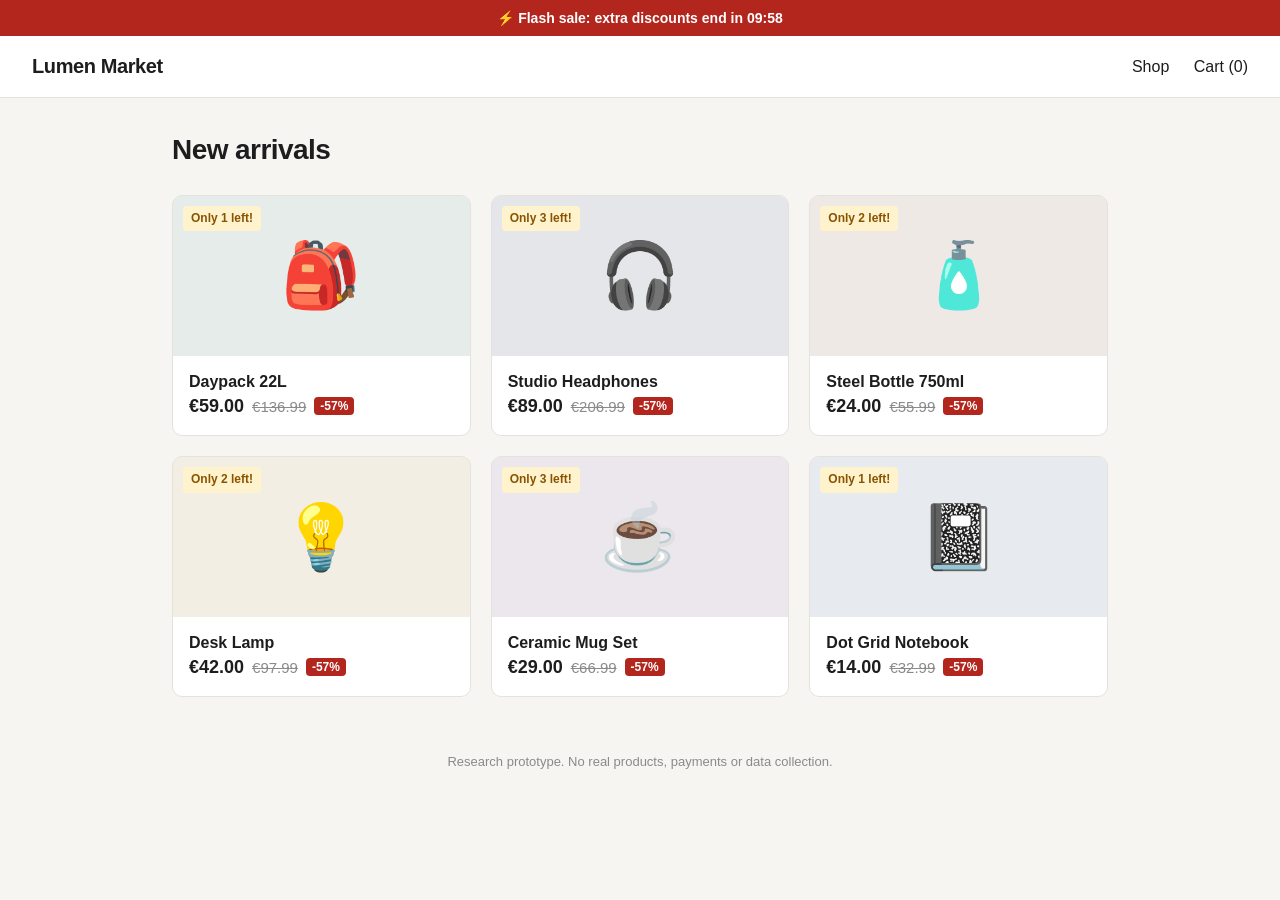
<file: test-shop/index.html>
<!doctype html>
<html lang="en">
<head>
  <meta charset="utf-8">
  <meta name="viewport" content="width=device-width, initial-scale=1">
  <title>Lumen Market</title>
  <link rel="stylesheet" href="styles.css">
</head>
<body>
  <div id="urgency" hidden></div>
  <header class="top">
    <a class="logo" href="#/">Lumen Market</a>
    <nav>
      <a href="#/">Shop</a>
      <a href="#/cart" id="cart-link">Cart (0)</a>
    </nav>
  </header>
  <main id="view"></main>
  <footer class="foot">Research prototype. No real products, payments or data collection.</footer>

  <div id="popup" class="overlay" hidden>
    <div class="modal" role="dialog" aria-modal="true" aria-labelledby="popup-title">
      <h2 id="popup-title">Get 10% off your first order</h2>
      <p>Join our newsletter and the discount is applied to your cart right away.</p>
      <form id="popup-form">
        <input type="email" placeholder="you@example.com" aria-label="Email address" required>
        <button type="submit" class="btn">Subscribe</button>
      </form>
      <button id="popup-decline" class="link-btn" type="button"></button>
    </div>
  </div>

  <script src="common.js"></script>
  <script src="shop.js"></script>
</body>
</html>
</file>
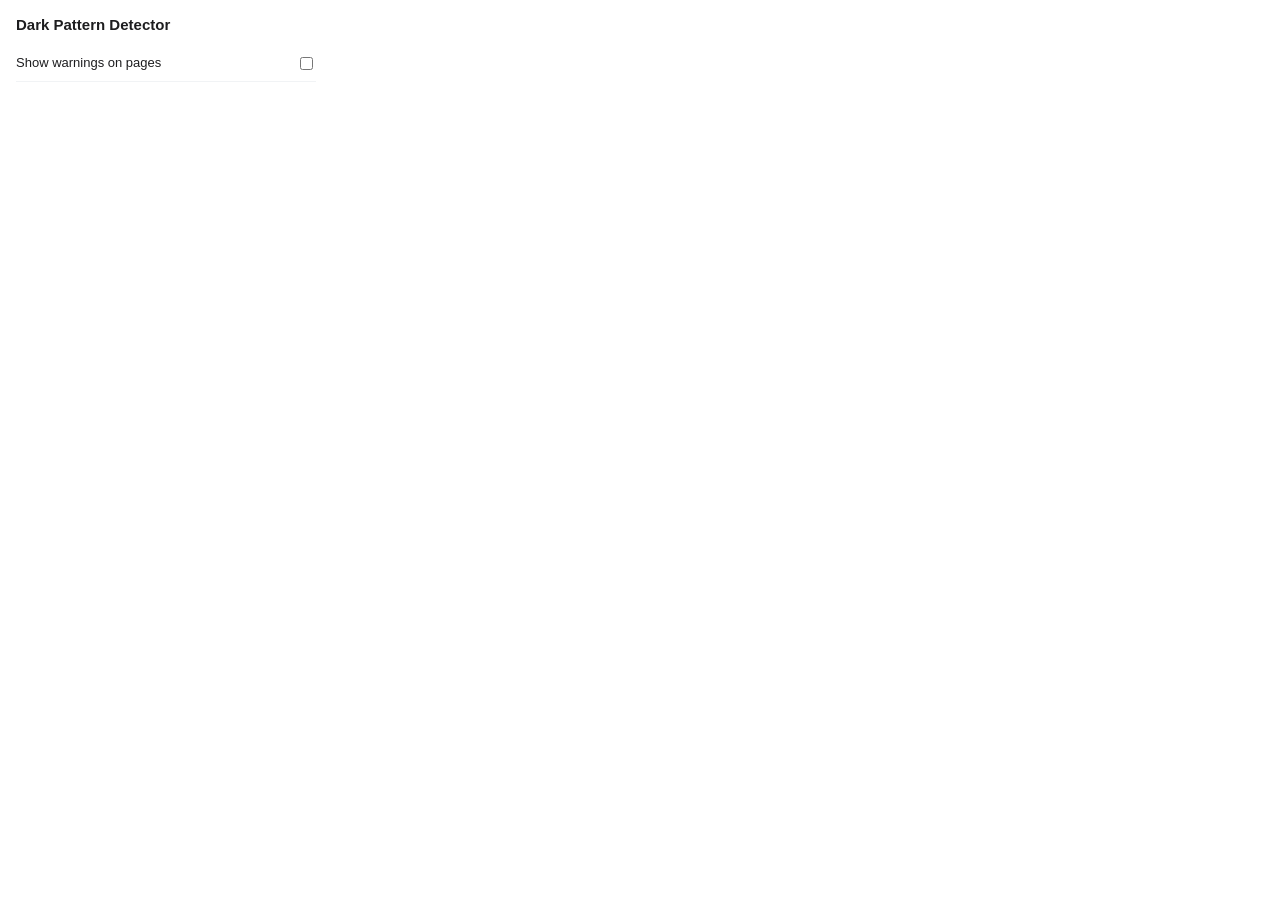
<file: extension/popup.html>
<!doctype html>
<html lang="en">
<head>
  <meta charset="utf-8">
  <style>
    body { width: 300px; margin: 0; padding: 14px 16px; font: 13px/1.45 -apple-system, BlinkMacSystemFont, "Segoe UI", Roboto, sans-serif; color: #1d1d1f; }
    h1 { font-size: 15px; margin: 0 0 10px; }
    .toggle { display: flex; align-items: center; justify-content: space-between; padding: 8px 0; border-bottom: 1px solid #f1f3f5; }
    ul { list-style: none; margin: 8px 0 0; padding: 0; }
    li { padding: 8px 0; border-bottom: 1px solid #f1f3f5; }
    li:last-child { border-bottom: 0; }
    .n { font-weight: 600; }
    .muted { color: #868e96; font-size: 12px; }
    .high { color: #e8590c; }
    .medium { color: #f08c00; }
  </style>
</head>
<body>
  <h1>Dark Pattern Detector</h1>
  <label class="toggle">Show warnings on pages <input type="checkbox" id="enabled"></label>
  <div id="status" class="muted" style="margin-top:8px"></div>
  <ul id="list"></ul>
  <div id="diag" class="muted" style="margin-top:8px;font-size:11px"></div>
  <script src="patterns.js"></script>
  <script src="popup.js"></script>
</body>
</html>
</file>
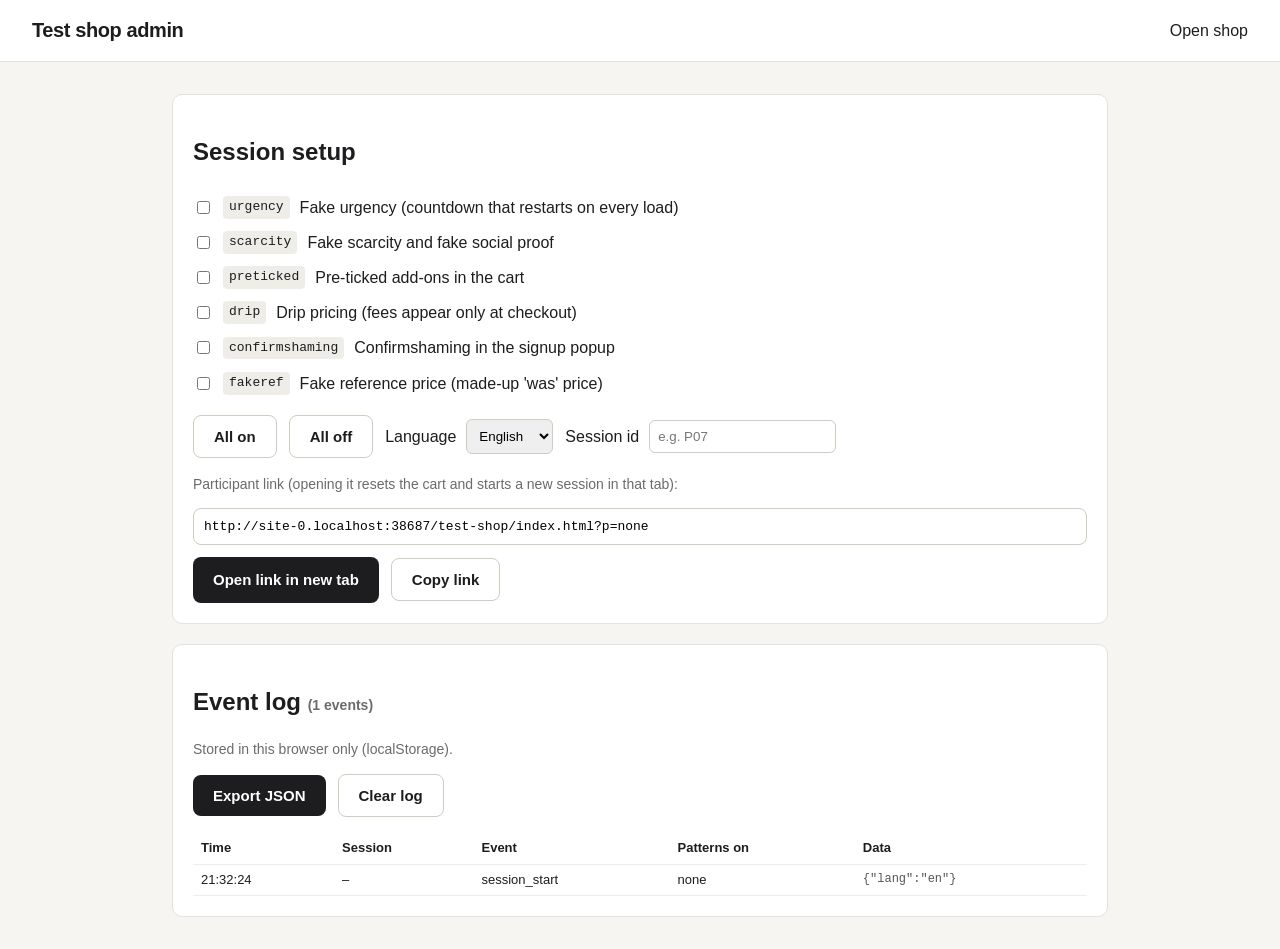
<file: test-shop/admin.html>
<!doctype html>
<html lang="en">
<head>
  <meta charset="utf-8">
  <meta name="viewport" content="width=device-width, initial-scale=1">
  <title>Test shop admin</title>
  <link rel="stylesheet" href="styles.css">
  <style>
    .admin label { display: flex; gap: 10px; padding: 6px 0; align-items: center; }
    .admin code { background: #efede8; padding: 2px 6px; border-radius: 4px; }
    #link { width: 100%; padding: 10px; font-family: ui-monospace, monospace; font-size: 13px; border: 1px solid #cfcbc0; border-radius: 8px; }
    table { width: 100%; border-collapse: collapse; font-size: 13px; }
    th, td { text-align: left; padding: 6px 8px; border-bottom: 1px solid #efede8; vertical-align: top; }
    td.data { font-family: ui-monospace, monospace; font-size: 12px; color: #555; }
    .row { display: flex; gap: 12px; flex-wrap: wrap; align-items: center; margin-top: 12px; }
    .panel + .panel { margin-top: 20px; }
  </style>
</head>
<body>
  <header class="top"><span class="logo">Test shop admin</span><nav><a href="index.html">Open shop</a></nav></header>
  <main class="admin">
    <div class="panel">
      <h2>Session setup</h2>
      <div id="patterns"></div>
      <div class="row">
        <button class="btn secondary" id="all" type="button">All on</button>
        <button class="btn secondary" id="none" type="button">All off</button>
        <label>Language <select id="lang" style="padding:8px;border:1px solid #cfcbc0;border-radius:6px"><option value="en">English</option><option value="de">Deutsch</option></select></label>
        <label>Session id <input id="sid" placeholder="e.g. P07" style="padding:8px;border:1px solid #cfcbc0;border-radius:6px"></label>
      </div>
      <p class="muted">Participant link (opening it resets the cart and starts a new session in that tab):</p>
      <input id="link" readonly>
      <div class="row">
        <a class="btn" id="open" target="_blank" rel="noopener">Open link in new tab</a>
        <button class="btn secondary" id="copy" type="button">Copy link</button>
      </div>
    </div>

    <div class="panel">
      <h2>Event log <span class="muted" id="count"></span></h2>
      <p class="muted">Stored in this browser only (localStorage).</p>
      <div class="row">
        <button class="btn" id="export" type="button">Export JSON</button>
        <button class="btn secondary" id="clear" type="button">Clear log</button>
      </div>
      <div style="overflow-x:auto;margin-top:16px"><table id="log"></table></div>
    </div>
  </main>
  <script src="common.js"></script>
  <script src="admin.js"></script>
</body>
</html>
</file>
<file: test-shop/styles.css>
* { box-sizing: border-box; }
body {
  margin: 0;
  font-family: -apple-system, BlinkMacSystemFont, "Segoe UI", Roboto, sans-serif;
  color: #1d1d1f;
  background: #f6f5f2;
  line-height: 1.45;
}
a { color: inherit; }

#urgency {
  background: #b3261e;
  color: #fff;
  text-align: center;
  padding: 8px 12px;
  font-weight: 600;
  font-size: 14px;
}
#urgency .clock { font-variant-numeric: tabular-nums; }

.top {
  display: flex;
  justify-content: space-between;
  align-items: center;
  padding: 16px 32px;
  background: #fff;
  border-bottom: 1px solid #e4e2dc;
}
.logo { font-weight: 700; font-size: 20px; text-decoration: none; letter-spacing: -0.02em; }
.top nav a { margin-left: 20px; text-decoration: none; font-weight: 500; }

main { max-width: 1000px; margin: 0 auto; padding: 32px; min-height: 70vh; }
h1 { font-size: 28px; margin: 0 0 24px; letter-spacing: -0.02em; }

.grid { display: grid; grid-template-columns: repeat(auto-fill, minmax(260px, 1fr)); gap: 20px; }
.card {
  background: #fff;
  border: 1px solid #e4e2dc;
  border-radius: 10px;
  overflow: hidden;
  text-decoration: none;
  display: block;
}
.card:hover { border-color: #b9b5aa; }
.thumb {
  height: 160px;
  display: flex;
  align-items: center;
  justify-content: center;
  font-size: 64px;
  position: relative;
}
.thumb.big { height: 320px; font-size: 120px; border-radius: 10px; }
.card .body { padding: 14px 16px 16px; }
.card .name { font-weight: 600; }

.price { font-weight: 700; font-size: 18px; }
.was { color: #8a8a8a; text-decoration: line-through; font-weight: 400; margin-left: 8px; font-size: 15px; }
.off { background: #b3261e; color: #fff; font-size: 12px; font-weight: 700; padding: 2px 6px; border-radius: 4px; margin-left: 8px; vertical-align: 2px; }

.badge {
  position: absolute;
  top: 10px;
  left: 10px;
  background: #fff3cd;
  color: #8a5300;
  font-size: 12px;
  font-weight: 700;
  padding: 4px 8px;
  border-radius: 4px;
}
.viewers { color: #b3261e; font-weight: 600; font-size: 14px; margin: 12px 0; }

.product { display: grid; grid-template-columns: 1fr 1fr; gap: 32px; }
.product h1 { margin-bottom: 8px; }
.qty { display: inline-flex; align-items: center; gap: 8px; margin: 16px 0; }
.qty button { width: 32px; height: 32px; border: 1px solid #cfcbc0; background: #fff; border-radius: 6px; cursor: pointer; }

.btn {
  background: #1d1d1f;
  color: #fff;
  border: 0;
  border-radius: 8px;
  padding: 12px 20px;
  font-size: 15px;
  font-weight: 600;
  cursor: pointer;
  text-decoration: none;
  display: inline-block;
}
.btn:hover { background: #3a3a3c; }
.btn.secondary { background: #fff; color: #1d1d1f; border: 1px solid #cfcbc0; }
.link-btn { background: none; border: 0; color: #666; text-decoration: underline; cursor: pointer; margin-top: 12px; font-size: 14px; }

.panel { background: #fff; border: 1px solid #e4e2dc; border-radius: 10px; padding: 20px; }
.line { display: flex; justify-content: space-between; align-items: center; padding: 10px 0; border-bottom: 1px solid #efede8; gap: 12px; }
.line:last-child { border-bottom: 0; }
.line.total { font-weight: 700; font-size: 18px; }
.line .item { display: flex; align-items: center; gap: 12px; }
.mini { width: 44px; height: 44px; border-radius: 6px; display: flex; align-items: center; justify-content: center; font-size: 22px; }
.addons label { display: flex; align-items: center; gap: 10px; padding: 8px 0; cursor: pointer; }
.muted { color: #6b6b6b; font-size: 14px; }
.two { display: grid; grid-template-columns: 1.4fr 1fr; gap: 24px; align-items: start; }
.actions { margin-top: 20px; display: flex; gap: 12px; }

.overlay {
  position: fixed;
  inset: 0;
  background: rgba(0, 0, 0, 0.45);
  display: flex;
  align-items: center;
  justify-content: center;
  z-index: 10;
}
.overlay[hidden] { display: none; }
.modal { background: #fff; border-radius: 12px; padding: 28px; width: min(420px, 90vw); text-align: center; }
.modal h2 { margin: 0 0 8px; }
.modal form { display: flex; gap: 8px; margin-top: 16px; }
.modal input { flex: 1; padding: 10px 12px; border: 1px solid #cfcbc0; border-radius: 8px; font-size: 15px; }

.foot { text-align: center; color: #8a8a8a; font-size: 13px; padding: 24px; }

@media (max-width: 700px) {
  .product, .two { grid-template-columns: 1fr; }
  main { padding: 20px; }
  .top { padding: 14px 20px; }
}
</file>
